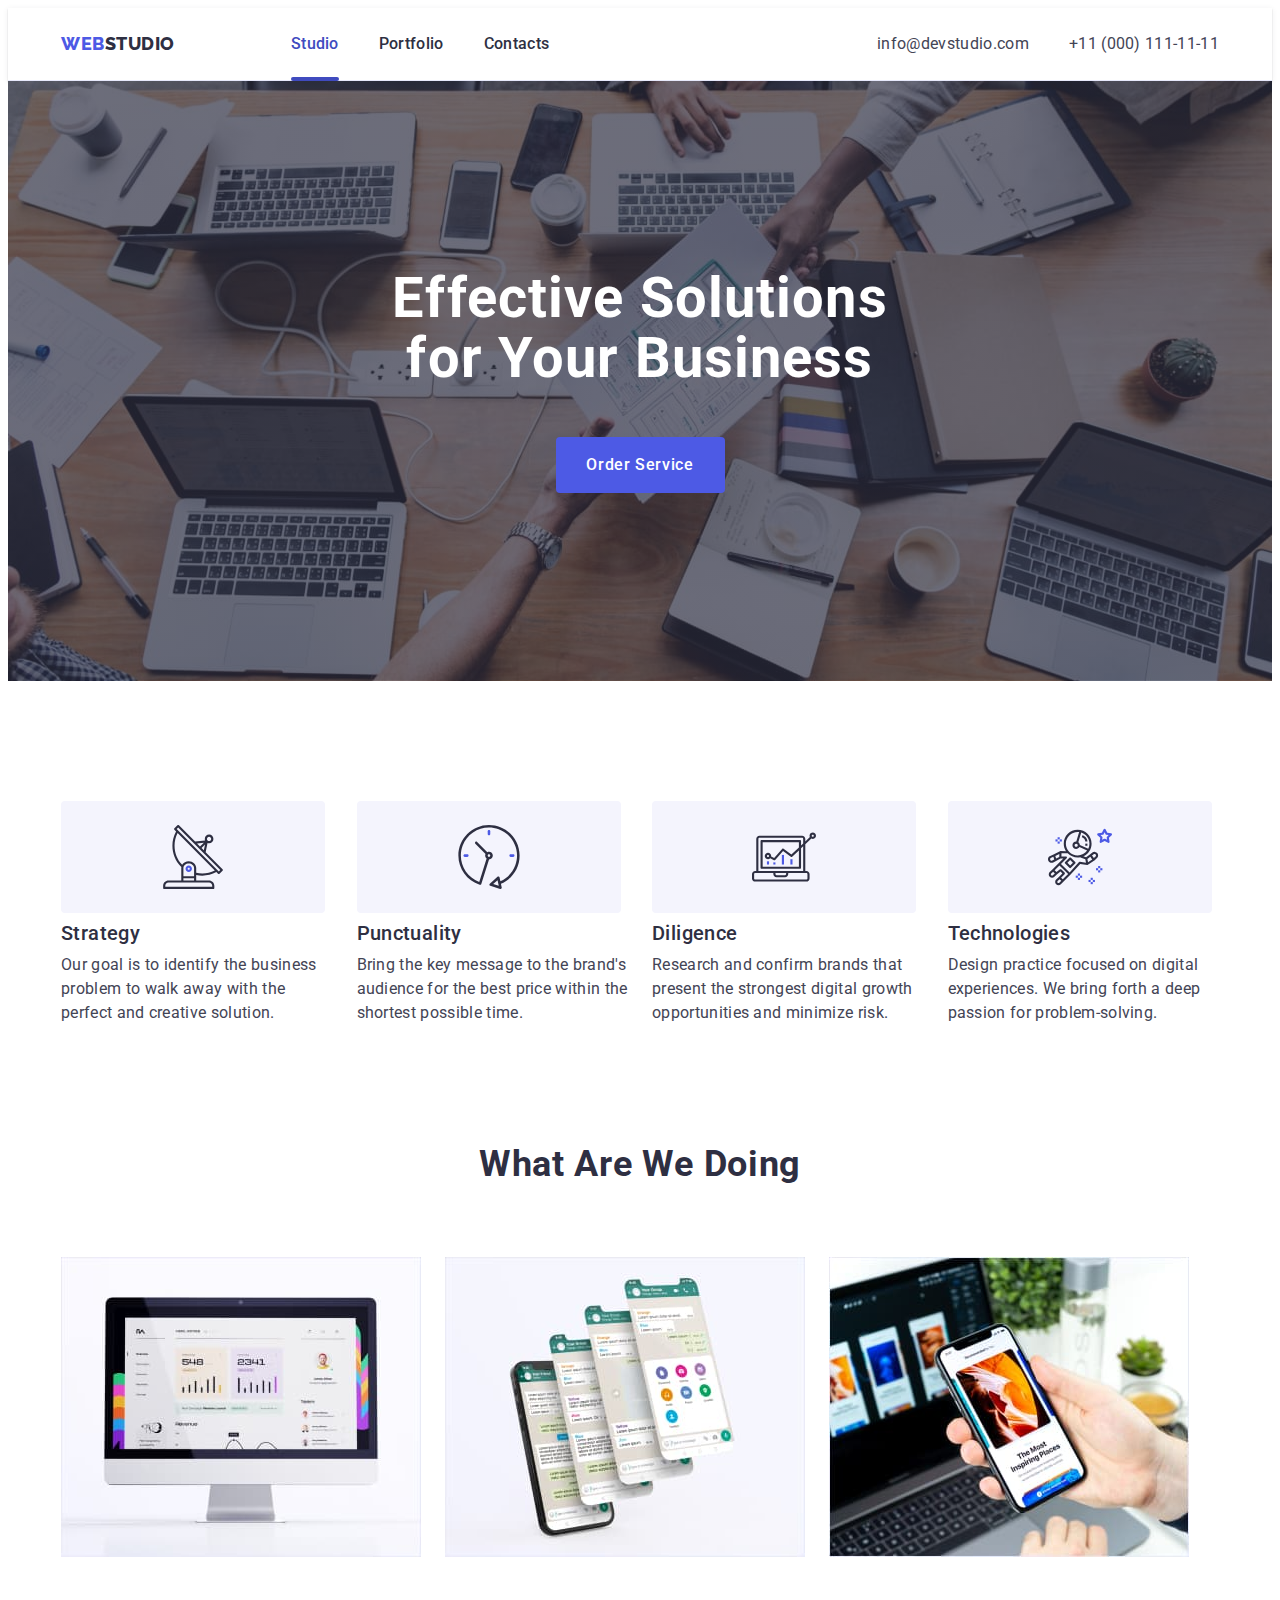
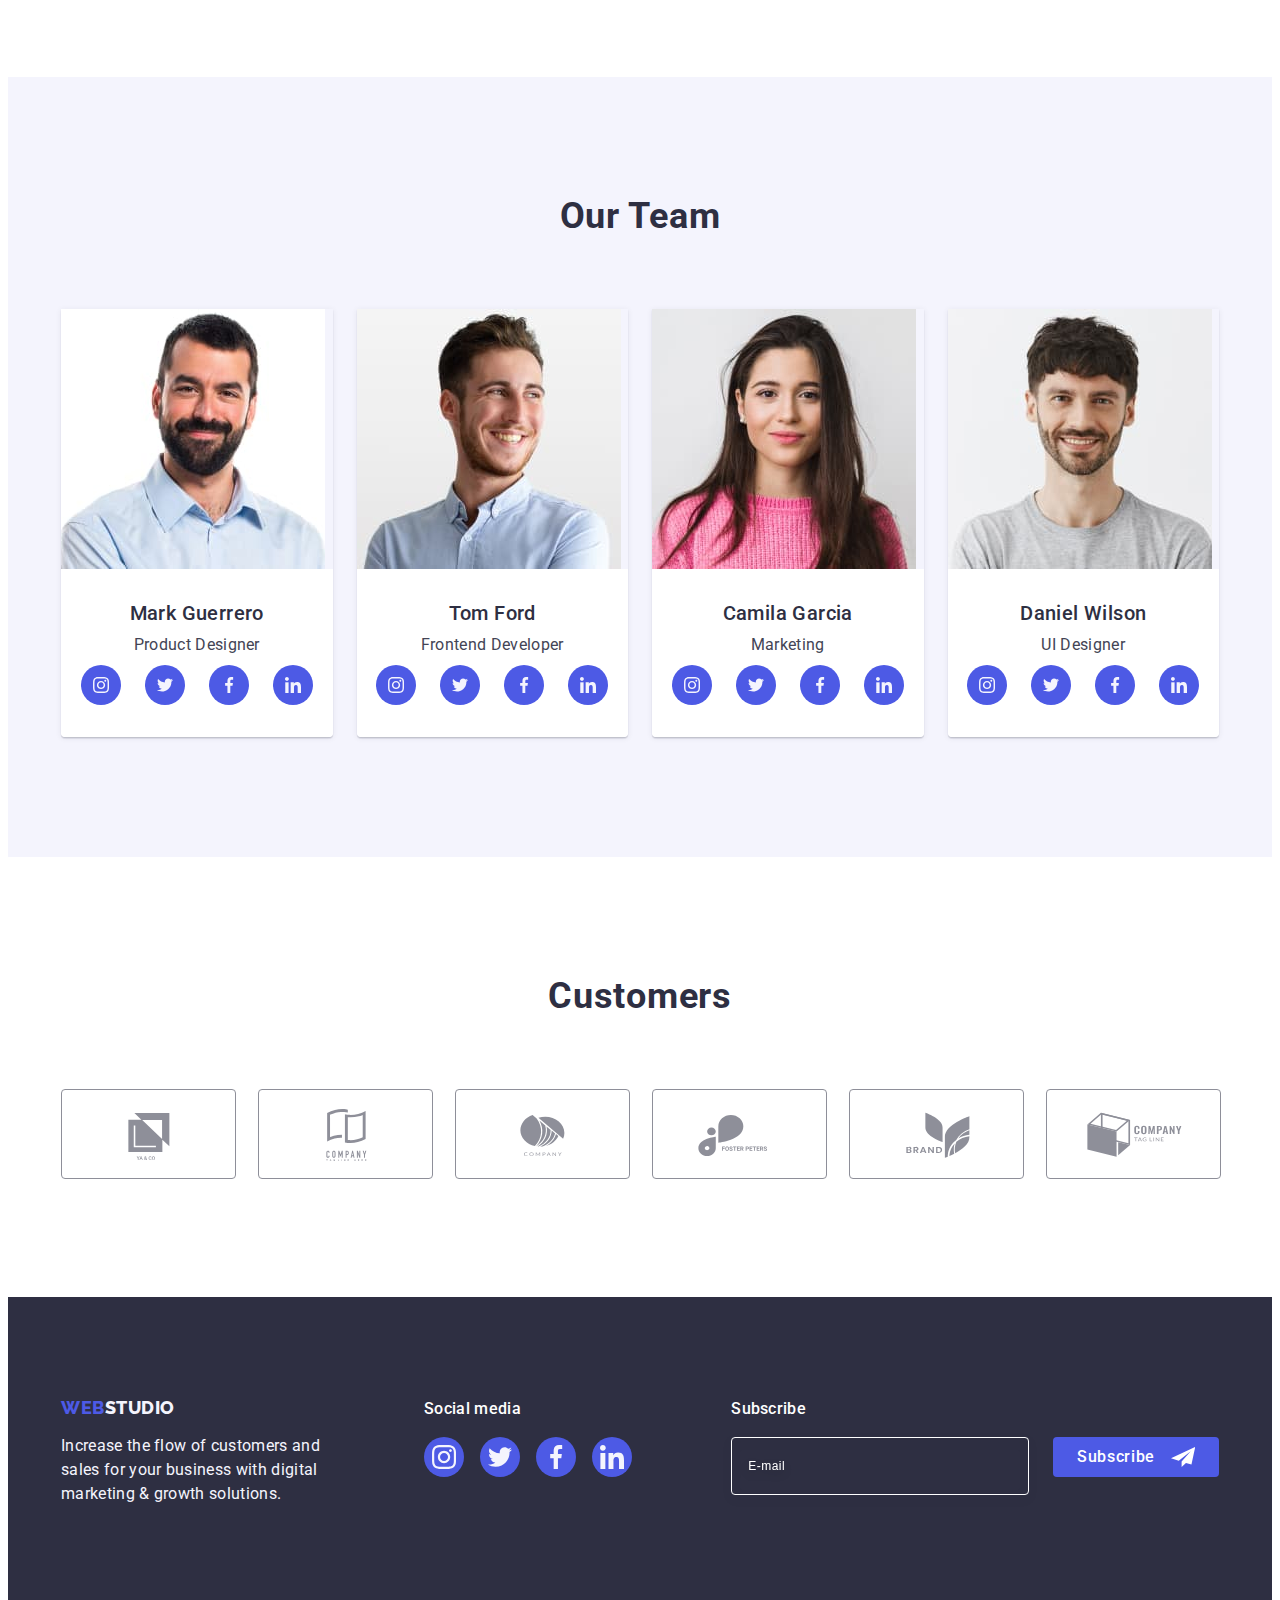
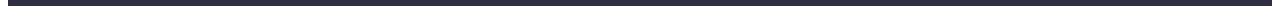
<file: index.html>
<!DOCTYPE html>
<html lang="en">
<head>
    <meta charset="UTF-8">
    <meta http-equiv="X-UA-Compatible" content="IE=edge">
    <meta name="viewport" content="width=device-width, initial-scale=1.0">
    <title>WebStudio</title>
    <link rel="preconnect" href="https://fonts.googleapis.com">
    <link rel="preconnect" href="https://fonts.gstatic.com" crossorigin>
    <link href="https://fonts.googleapis.com/css2?family=Raleway:wght@800&family=Roboto:wght@400;500;700;900&display=swap" rel="stylesheet">
    <link rel="stylesheet" href="https://cdnjs.cloudflare.com/ajax/libs/modern-normalize/2.0.0/modern-normalize.min.css" integrity="sha512-4xo8blKMVCiXpTaLzQSLSw3KFOVPWhm/TRtuPVc4WG6kUgjH6J03IBuG7JZPkcWMxJ5huwaBpOpnwYElP/m6wg==" crossorigin="anonymous" referrerpolicy="no-referrer" />
    <link rel="stylesheet" href="css/styles.css">
</head>
<body>
    <header class="header">
        <div class="container header-container">
        <nav class="nav">
            <a href="./index.html" class="logo link">Web<span class="logo-style">Studio</span></a>
            <ul class="main-nav-list list">
                <li><a href="./index.html" class="nav-link link current-page">Studio</a></li>
                <li><a href="./portfolio.html"  class="nav-link link">Portfolio</a></li>
                <li><a href=""  class="nav-link link">Contacts</a></li>
            </ul>
        </nav>
        <address class="address">
            <ul class="address-list list">
                <li><a href="mailto:info@devstudio.com"  class="address-link link">info@devstudio.com</a></li>
                <li><a href="tel:+110001111111"  class="address-link link">+11 (000) 111-11-11</a></li>
            </ul>
        </address>
    </div>
    </header>
    <main>
        <section class="hero">
            <div class="container hero-container">
            <h1 class="hero-title">Effective Solutions for Your Business</h1>
            <button type="button" class="hero-btn" data-modal-open>Order Service</button>
        </div>
        </section>
    
        <section class="preferences">
            <div class="container">
            <h2 class="visually-hidden">Our preferences</h2>
            <ul class="preferences-list list">
                <li class="preferences-item">
                    <div class="preferences-icon-box">
                        <svg class="preferences-icon" width="64" height="64">
                            <use href="./images/icons.svg#icon-antenna"></use>
                        </svg>
                    </div>
                    <h3 class="preferences-title">Strategy</h3>
                    <p class="preferences-text">Our goal is to identify the business
                        problem to walk away with the perfect and creative solution. </p>
                </li>
                <li class="preferences-item">
                    <div class="preferences-icon-box">
                        <svg class="preferences-icon" width="64" height="64" >
                            <use href="./images/icons.svg#icon-clock"></use>
                        </svg>
                    </div>
                    <h3 class="preferences-title">Punctuality</h3>
                    <p class="preferences-text">Bring the key message to the brand's audience for the best price within the shortest possible time.</p>
                </li>
                <li class="preferences-item">
                    <div class="preferences-icon-box">
                        <svg class="preferences-icon" width="64" height="64">
                            <use href="./images/icons.svg#icon-diagram"></use>
                        </svg>
                    </div>
                    <h3 class="preferences-title">Diligence</h3>
                    <p class="preferences-text">Research and confirm brands that present the strongest digital growth opportunities and minimize risk.</p>
                </li>
                <li class="preferences-item">
                    <div class="preferences-icon-box">
                        <svg class="preferences-icon" width="64" height="64">
                            <use href="./images/icons.svg#icon-astronaut"></use>
                        </svg>
                    </div>
                    <h3 class="preferences-title">Technologies</h3>
                    <p class="preferences-text">Design practice focused on digital experiences. We bring forth a deep passion for problem-solving.</p>
                </li>
            </ul>
        </div>
        </section>
        <section class="projects-intro">
            <div class="container">
            <h2 class="projects-intro-title">What are we doing</h2>
            <ul class="projects-intro-list list">
                <li class="projects-intro-item"><img src="./images/rectangle.jpg" alt="computer" width="360" 
                    height="300"></li>
                <li class="projects-intro-item"><img src="./images/app.jpg" alt="application" width="360" 
                    height="300"></li>
                <li class="projects-intro-item"><img src="./images/mobile.jpg" alt="phone" width="360" 
                    height="300"></li>
            </ul>
            </div>
        </section>
        <section class="team">
            <div class="container">
            <h2 class="team-title">Our Team</h2>

          <ul class="team-list list">
            <li class="team-item">
                <img src="./images/img-3.jpg" alt="Mark" width="264" height="260">
                <div class="team-container">
                <h3 class="team-item-title">Mark Guerrero</h3>
                <p class="team-text">Product Designer</p>
                    <ul class="team-soc-list list">
                        <li class="team-soc-item">
                            <a href="" class="team-soc-link link" target="_blank"
                            rel="noopener noreferrer">
                        <svg class="team-soc-icon" width="16" height="16"><use href="./images/icons.svg#icon-instagram"></use></svg>
                        </a>
                    </li>
                        <li class="team-soc-item">
                            <a href="" class="team-soc-link link" target="_blank"
                            rel="noopener noreferrer">
                        <svg class="team-soc-icon" width="16" height="16">
                            <use href="./images/icons.svg#icon-twitter"></use></svg>
                        </a>
                    </li>
                        <li class="team-soc-item"><a href="" class="team-soc-link link" target="_blank"
                            rel="noopener noreferrer">
                            <svg class="team-soc-icon" width="16" height="16">
                                <use href="./images/icons.svg#icon-facebook"></use></svg>
                        </a></li>
                        <li class="team-soc-item"><a href="" class="team-soc-link link" target="_blank"
                            rel="noopener noreferrer">
                            <svg class="team-soc-icon" width="16" height="16">
                                <use href="./images/icons.svg#icon-linkedin"></use></svg>
                        </a></li>
                    </ul>
                
            </div>
            </li>
            <li class="team-item">
                <img src="./images/img-2.jpg" alt="Tom" width="264" height="260">
                <div class="team-container">
                <h3 class="team-item-title">Tom Ford</h3>
                <p class="team-text">Frontend Developer</p>
                <ul class="team-soc-list list">
                    <li class="team-soc-item">
                        <a href="" class="team-soc-link link" target="_blank"
                        rel="noopener noreferrer">
                    <svg class="team-soc-icon" width="16" height="16"><use href="./images/icons.svg#icon-instagram"></use></svg>
                    </a>
                </li>
                    <li class="team-soc-item">
                        <a href="" class="team-soc-link link" target="_blank"
                        rel="noopener noreferrer">
                    <svg class="team-soc-icon" width="16" height="16">
                        <use href="./images/icons.svg#icon-twitter"></use></svg>
                    </a>
                </li>
                    <li class="team-soc-item"><a href="" class="team-soc-link link" target="_blank"
                        rel="noopener noreferrer">
                        <svg class="team-soc-icon" width="16" height="16">
                            <use href="./images/icons.svg#icon-facebook"></use></svg>
                    </a></li>
                    <li class="team-soc-item"><a href="" class="team-soc-link link" target="_blank"
                        rel="noopener noreferrer nofollow">
                        <svg class="team-soc-icon" width="16" height="16">
                            <use href="./images/icons.svg#icon-linkedin"></use></svg>
                    </a></li>
                </ul>
            </div>
            </li>
            <li class="team-item">
                <img src="./images/img-1.jpg" alt="Camila" width="264" height="260">
                <div class="team-container">
                <h3 class="team-item-title">Camila Garcia</h3>
                <p class="team-text">Marketing</p>
                <ul class="team-soc-list list">
                    <li class="team-soc-item">
                        <a href="" class="team-soc-link link" target="_blank"
                        rel="noopener noreferrer">
                    <svg class="team-soc-icon" width="16" height="16">
                        <use href="./images/icons.svg#icon-instagram"></use></svg>
                    </a>
                </li>
                    <li class="team-soc-item">
                        <a href="" class="team-soc-link link" target="_blank"
                        rel="noopener noreferrer">
                    <svg class="team-soc-icon" width="16" height="16">
                        <use href="./images/icons.svg#icon-twitter"></use></svg>
                    </a>
                </li>
                    <li class="team-soc-item"><a href="" class="team-soc-link link" target="_blank"
                        rel="noopener noreferrer">
                        <svg class="team-soc-icon" width="16" height="16">
                            <use href="./images/icons.svg#icon-facebook"></use></svg>
                    </a></li>
                    <li class="team-soc-item"><a href="" class="team-soc-link link" target="_blank"
                        rel="noopener noreferrer">
                        <svg class="team-soc-icon" width="16" height="16">
                            <use href="./images/icons.svg#icon-linkedin"></use></svg>
                    </a></li>
                </ul>
            </div>
            </li>
            <li class="team-item">
                <img src="./images/img.jpg" alt="Daniel" width="264" height="260">
                <div class="team-container">
                <h3 class="team-item-title">Daniel Wilson</h3>
                <p class="team-text">UI Designer</p>
                <ul class="team-soc-list list">
                    <li class="team-soc-item">
                        <a href="" class="team-soc-link link" target="_blank"
                        rel="noopener noreferrer">
                    <svg class="team-soc-icon" width="16" height="16"><use href="./images/icons.svg#icon-instagram"></use></svg>
                    </a>
                </li>
                    <li class="team-soc-item">
                        <a href="" class="team-soc-link link" target="_blank"
                        rel="noopener noreferrer"> 
                    <svg class="team-soc-icon" width="16" height="16">
                        <use href="./images/icons.svg#icon-twitter"></use></svg>
                    </a>
                </li>
                    <li class="team-soc-item">
                        <a href="" class="team-soc-link link" target="_blank" rel="noopener noreferrer">
                        <svg class="team-soc-icon" width="16" height="16">
                            <use href="./images/icons.svg#icon-facebook"></use>
                        </svg>
                    </a>
                </li>
                    <li class="team-soc-item"><a href="" class="team-soc-link link" target="_blank" rel="noopener noreferrer">
                        <svg class="team-soc-icon" width="16" height="16">
                            <use href="./images/icons.svg#icon-linkedin"></use>
                        </svg>
                    </a>
                </li>
                </ul>
            </div>
            </li>
          </ul>
          </div>
        </section>
       <section class="customers">
        <div class="customers-container container">
            <h2 class="customers-title">Customers</h2>
            <ul class="customers-list list">
                <li class="customers-item">
                    <a href="" class="customers-link link">
                    <svg class="customers-icon"  width="104" height="56">
                        <use href="./images/icons.svg#icon-logo1"></use>
                    </svg>
                </a>
                </li>
                <li class="customers-item">
                    <a href="" class="customers-link link">
                        <svg class="customers-icon"  width="104" height="56">
                            <use href="./images/icons.svg#icon-logo2"></use>
                        </svg>
                    </a>
                </li>
                <li class="customers-item">
                    <a href="" class="customers-link link">
                        <svg class="customers-icon"  width="104" height="56">
                            <use href="./images/icons.svg#icon-logo3"></use>
                        </svg>
                    </a>
                </li>
                <li class="customers-item">
                    <a href="" class="customers-link link">
                        <svg class="customers-icon"  width="104" height="56">
                            <use href="./images/icons.svg#icon-logo4"></use>
                        </svg>
                    </a>
                </li>
                <li class="customers-item">
                    <a href="" class="customers-link link">
                        <svg class="customers-icon" width="104" height="56">
                            <use href="./images/icons.svg#icon-logo5"></use>
                        </svg>
                    </a>
                </li>
                <li class="customers-item">
                    <a href="" class="customers-link link">
                        <svg class="customers-icon" width="104" height="56">
                            <use href="./images/icons.svg#icon-logo6"></use>
                        </svg>
                    </a>
                </li>
            </ul>
        </div>
       </section>
    </main>
    <footer class="footer">
        <div class="container footer-container">
            <div class="footer-logo-paragraph">
            <a href="./index.html" class="footer-link link">Web<span class="logo-style-bottom">Studio</span></a>
            <p class="footer-text">Increase the flow of customers and sales for your business with digital marketing & growth solutions.</p>
        </div>
        <div class="footer-soc-wrap">
            <p class="footer-soc-text">Social media</p>
            <ul class="footer-soc-list list">
                
                
                <li class="footer-soc-item">
                    <a href="" class="footer-soc-link link" target="_blank"
                    rel="noopener noreferrer nofollow">
                <svg class="footer-soc-icon" width="24" height="24" ><use href="./images/icons.svg#icon-instagram"></use></svg>
                </a>
            </li>
                <li class="footer-soc-item">
                    <a href="" class="footer-soc-link link" target="_blank"
                    rel="noopener noreferrer nofollow">
                <svg class="footer-soc-icon" width="24" height="24">
                    <use href="./images/icons.svg#icon-twitter"></use></svg>
                </a>
            </li>
                <li class="footer-soc-item"><a href="" class="footer-soc-link link" target="_blank"
                    rel="noopener noreferrer nofollow">
                    <svg class="footer-soc-icon" width="24" height="24">
                        <use href="./images/icons.svg#icon-facebook"></use></svg>
                </a></li>
                <li class="footer-soc-item"><a href="" class="footer-soc-link link" target="_blank"
                    rel="noopener noreferrer nofollow">
                    <svg class="footer-soc-icon" width="24" height="24">
                        <use href="./images/icons.svg#icon-linkedin"></use></svg>
                </a></li>
            
            </ul> 
        </div>
        <div class="subscribe-container">
            <p class="form-text">Subscribe</p>
            <form class="subscribe-form">
              <label class="subscribe-label">
                <input
                  class="subscribe-input"
                  type="email"
                  name="user-email"
                  placeholder="E-mail"
                />
              </label>
              <button class="subscribe-btn" type="submit">
                Subscribe
                <svg class="subscribe-icon" width="24" height="24">
                  <use href="./images/icons.svg#icon-send"></use>
                </svg>
              </button>
            </form>
          </div>
        </div>
    </footer>
    
    <div class="backdrop is-hidden" data-modal>
        <div class="modal-window">
            <button type="button" class="modal-close" data-modal-close>
                <svg class="modal-close-icon" width="8" height="8">
                    <use href="./images/icons.svg#icon-close-black"></use>
                </svg>
            </button>
    
    <p class="modal-title">Leave your contacts and we will call you back</p>
    <form name="contact-form">

            <div class="form-field">
                <label class="user-info" for="user-name">Name</label>
                <div class="form-input">
                    <input type="text" name="user-name" id="user-name" class="input-field">
                    <svg class="user-form-icon" width="18" height="24">
                        <use href="./images/icons.svg#icon-person"></use>
                    </svg>
                </div>
            </div>
            
            
                <div class="form-field">
                    <label class="user-info" for="user-tel">Phone</label>
                    <div class="form-input">
                        <input type="tel" name="user-tel" id="user-tel" class="input-field">
                        <svg class="user-form-icon" width="18" height="24">
                            <use href="./images/icons.svg#icon-phone"></use>
                        </svg>
                    </div>
                </div>

                
                    <div class="form-field">
                        <label class="user-info" for="user-email">Email</label>
                        <div class="form-input">
                            <input type="email" name="user-email" id="user-email" class="input-field">
                            <svg class="user-form-icon" width="18" height="24">
                                <use href="./images/icons.svg#icon-email"></use>
                            </svg>
                        </div>
                    </div>
             
            <div class="form-comment">
                <label class="user-info" for="user-comment">Comment</label>
                <textarea name="user-comment" id="user-comment" class="input-field comment-field" placeholder="Text input"></textarea>
        
            </div>
            
            <div class="privacy-policy">
                <input
                  class="checkbox-input visually-hidden"
                  id="user-privacy"
                  type="checkbox"
                  name="user-privacy"
                  value="true"
                  required
                />
                <label class="checkbox-label" for="user-privacy">
                  <span class="cover-checkbox">
                    <svg class="checkbox-icon" width="10" height="8">
                      <use href="./images/icons.svg#icon-checkbox"></use>
                    </svg>
                  </span>
    
                  I accept the terms and conditions of the
                  <a class="check-link" href="#">Privacy Policy</a>
                </label>
              </div>

            <button type="submit" class="modal-btn">Send</button>
       
      
    </form>
    </div>
    </div>
    <script src="./js/modal.js"></script>
</body>
</html>
</file>
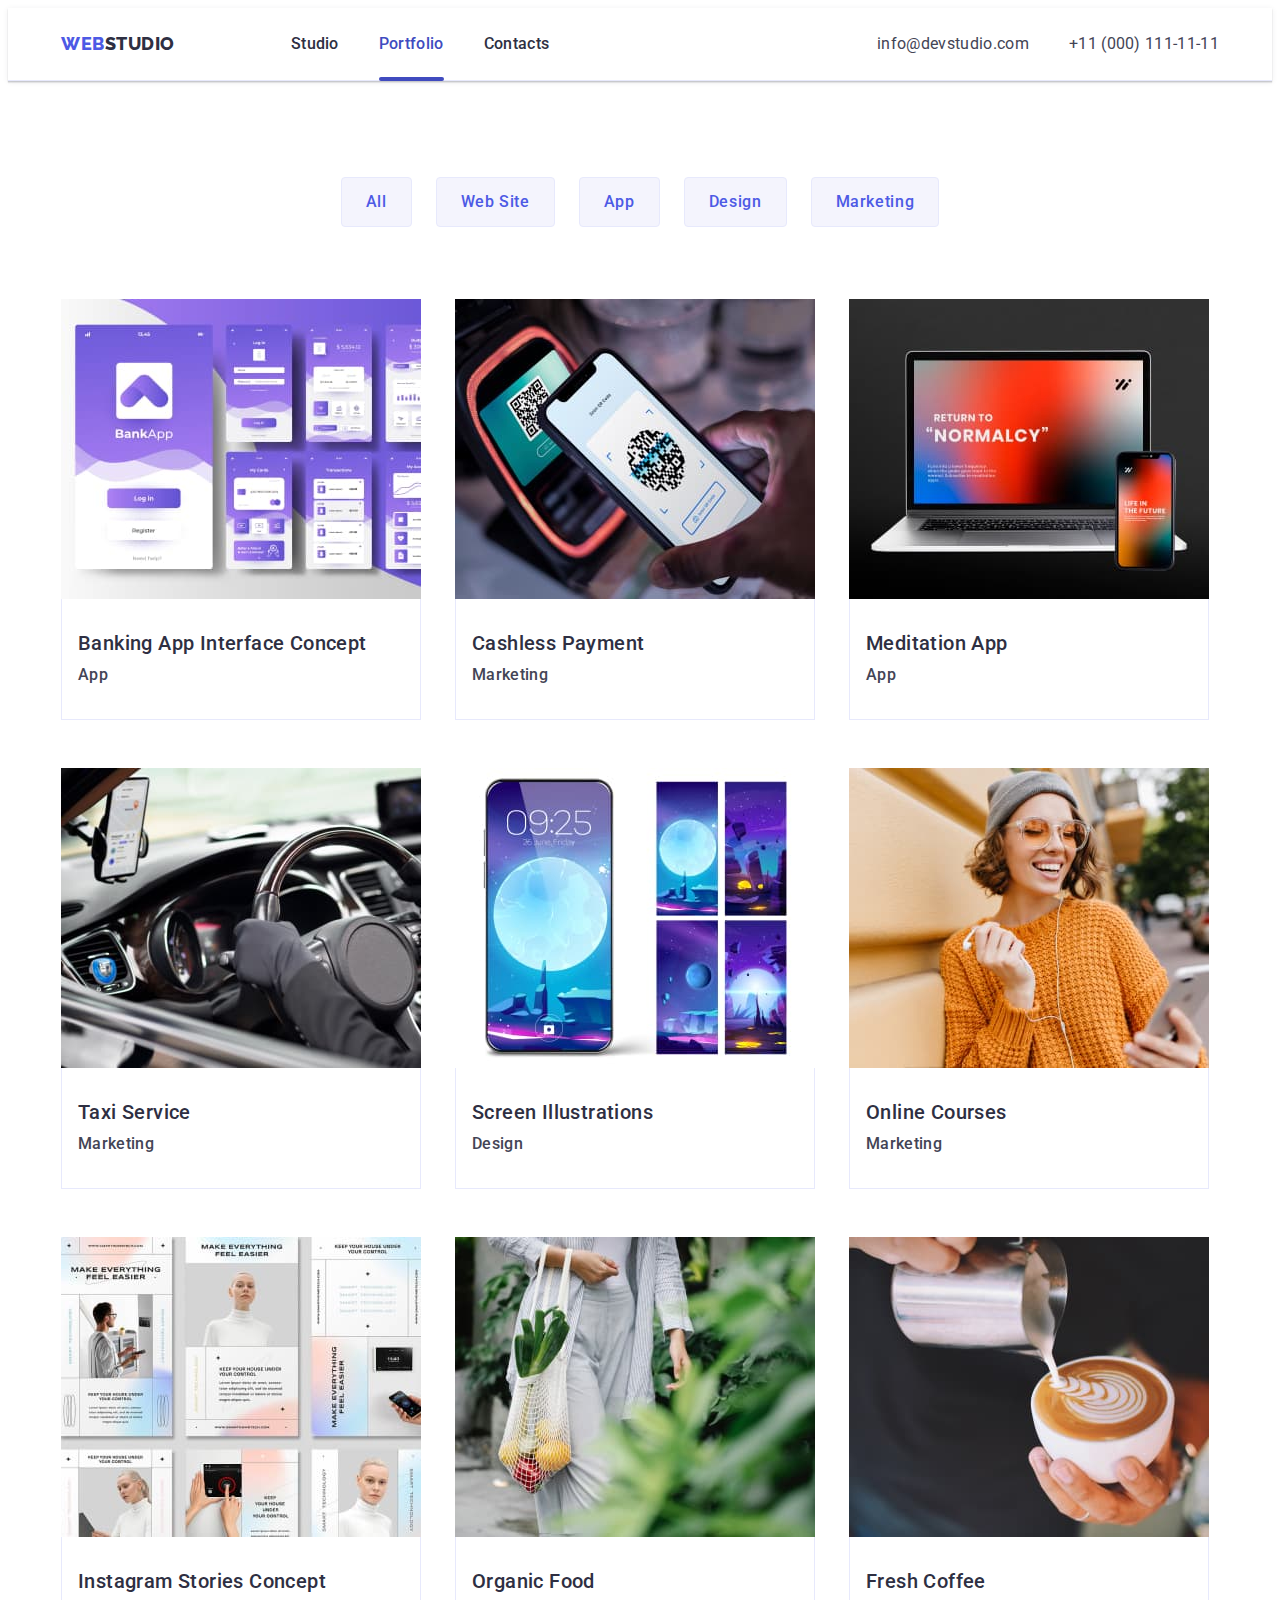
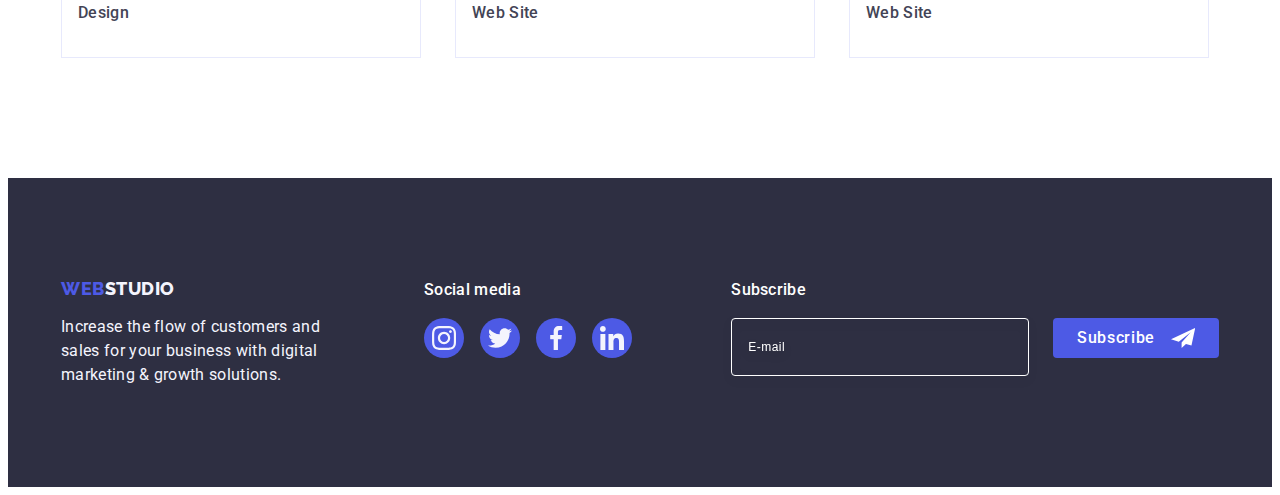
<file: portfolio.html>
<!DOCTYPE html>
<html lang="en">
<head>
    <meta charset="UTF-8">
    <meta http-equiv="X-UA-Compatible" content="IE=edge">
    <meta name="viewport" content="width=device-width, initial-scale=1.0">
    <title>Portfolio</title>
    <link rel="preconnect" href="https://fonts.googleapis.com">
    <link rel="preconnect" href="https://fonts.gstatic.com" crossorigin>
    <link href="https://fonts.googleapis.com/css2?family=Raleway:wght@800&family=Roboto:wght@400;500;700;900&display=swap" rel="stylesheet">
    <link rel="stylesheet" href="https://cdnjs.cloudflare.com/ajax/libs/modern-normalize/2.0.0/modern-normalize.min.css" integrity="sha512-4xo8blKMVCiXpTaLzQSLSw3KFOVPWhm/TRtuPVc4WG6kUgjH6J03IBuG7JZPkcWMxJ5huwaBpOpnwYElP/m6wg==" crossorigin="anonymous" referrerpolicy="no-referrer" />
    <link rel="stylesheet" href="css/styles.css">
</head>
<body>
    <header class="header">
        <div class="container header-container">
        <nav class="nav">
            <a href="./index.html" class="logo link">Web<span class="logo-style">Studio</span></a>
            <ul class="main-nav-list list">
                <li><a href="./index.html" class="nav-link link">Studio</a></li>
                <li><a href="./portfolio.html"  class="nav-link link current-page">Portfolio</a></li>
                <li><a href=""  class="nav-link link">Contacts</a></li>
            </ul>
        </nav>
        <address class="address">
            <ul class="address-list list">
                <li><a href="mailto:info@devstudio.com"  class="address-link link">info@devstudio.com</a></li>
                <li><a href="tel:+110001111111"  class="address-link link">+11 (000) 111-11-11</a></li>
            </ul>
        </address>
    </div>
    </header>
    <main>
        <section class="portfolio-cards">
            <div class="container portfolio-container">
            <h1 hidden>Our Portfolio</h1>

            <ul class="nav-btn-list list">
                <li><button class="nav-btn" type="button">All</button></li>
                <li><button class="nav-btn" type="button">Web Site</button></li>
                <li><button class="nav-btn" type="button">App</button></li>
                <li><button class="nav-btn" type="button">Design</button></li>
                <li><button class="nav-btn" type="button">Marketing</button></li>
            </ul>
        
            <ul class="portfolio-cards-list list">
                <li class="portfolio-cards-item">
                    <a href="" class="portfolio-link link">
                        <div class="portfolio-wrap">
                        <img src="./images/bank.jpg" alt="Banking app" width="360" height="300">
                        <p class="portfolio-overlay-text">14 Stylish and User-Friendly App Design Concepts · Task Manager App · Calorie Tracker App · Exotic Fruit Ecommerce App · Cloud Storage App</p>
                    </div>
                        <div class="portfolio-card-container">
                            
                            <h2 class="portfolio-cards-title">Banking App Interface Concept</h2>
                            <p class="portfolio-cards-text">App</p>
                        
                    </div>
                    </a> 
                </li>

                <li class="portfolio-cards-item" >
                    <a href="" class="portfolio-link link">
                        <div class="portfolio-wrap">
                        <img src="./images/cashless.jpg" alt="QR scanning" width="360" height="300">
                        <p class="portfolio-overlay-text">14 Stylish and User-Friendly App Design Concepts · Task Manager App · Calorie Tracker App · Exotic Fruit Ecommerce App · Cloud Storage App</p>
                    </div>
                        <div class="portfolio-card-container">
                    <h2 class="portfolio-cards-title">Cashless Payment</h2>
                    <p class="portfolio-cards-text">Marketing</p>
                
            </div>
                </a>
                </li>

                <li class="portfolio-cards-item" >
                    <a href="" class="portfolio-link link">
                        <div class="portfolio-wrap">
                        <img src="./images/meditation.jpg" alt="Meditation app" width="360" height="300">
                        <p class="portfolio-overlay-text">14 Stylish and User-Friendly App Design Concepts · Task Manager App · Calorie Tracker App · Exotic Fruit Ecommerce App · Cloud Storage App</p>
                    </div>
                        <div class="portfolio-card-container">
                    <h2 class="portfolio-cards-title">Meditation App</h2>
                    <p class="portfolio-cards-text">App</p>
                </div>
                </a>
                       </li>

                <li class="portfolio-cards-item" >
                    <a href="" class="portfolio-link link">
                        <div class="portfolio-wrap">
                        <img src="./images/taxi.jpg" alt="Taxi driver" width="360" height="300">
                        <p class="portfolio-overlay-text">14 Stylish and User-Friendly App Design Concepts · Task Manager App · Calorie Tracker App · Exotic Fruit Ecommerce App · Cloud Storage App</p>
                    </div>
                        <div class="portfolio-card-container">
                    <h2 class="portfolio-cards-title">Taxi Service</h2>
                    <p class="portfolio-cards-text">Marketing</p>
                </div>
                </a>
                </li>

                <li class="portfolio-cards-item" >
                    <a href="" class="portfolio-link link">
                        <div class="portfolio-wrap">
                        <img src="./images/illustrations.jpg" alt="Screen phone" width="360" height="300">
                        <p class="portfolio-overlay-text">14 Stylish and User-Friendly App Design Concepts · Task Manager App · Calorie Tracker App · Exotic Fruit Ecommerce App · Cloud Storage App</p>
                    </div>
                        <div class="portfolio-card-container">
                    <h2 class="portfolio-cards-title">Screen Illustrations</h2>
                    <p class="portfolio-cards-text">Design</p>
                </div>
                </a>
                          </li>

                <li class="portfolio-cards-item" >
                    <a href="" class="portfolio-link link">
                        <div class="portfolio-wrap">
                        <img src="./images/courses.jpg" alt="Lady comunicate online" width="360" height="300">
                        <p class="portfolio-overlay-text">14 Stylish and User-Friendly App Design Concepts · Task Manager App · Calorie Tracker App · Exotic Fruit Ecommerce App · Cloud Storage App</p>
                    </div>
                        <div class="portfolio-card-container">
                    <h2 class="portfolio-cards-title">Online Courses</h2>
                    <p class="portfolio-cards-text">Marketing</p>
                </div>
                </a>
                </li>

                <li class="portfolio-cards-item" >
                    <a href="" class="portfolio-link link">
                        <div class="portfolio-wrap">
                        <img src="./images/stories.jpg" alt="Stories templates" width="360" height="300">
                        <p class="portfolio-overlay-text">14 Stylish and User-Friendly App Design Concepts · Task Manager App · Calorie Tracker App · Exotic Fruit Ecommerce App · Cloud Storage App</p>
                    </div>
                        <div class="portfolio-card-container">
                    <h2 class="portfolio-cards-title">Instagram Stories Concept</h2>
                    <p class="portfolio-cards-text">Design</p>
                </div>
                </a>
                          </li>

                <li class="portfolio-cards-item">
                    <a href="" class="portfolio-link link">
                        <div class="portfolio-wrap">
                        <img src="./images/organic-food.jpg" alt="Lady carry shopping bag" width="360" height="300">
                        <p class="portfolio-overlay-text">14 Stylish and User-Friendly App Design Concepts · Task Manager App · Calorie Tracker App · Exotic Fruit Ecommerce App · Cloud Storage App</p>
                    </div>
                        <div class="portfolio-card-container">
                    <h2 class="portfolio-cards-title">Organic Food</h2>
                    <p class="portfolio-cards-text">Web Site</p>
                </div>
                </a>
                            </li>

                <li class="portfolio-cards-item" >
                    <a href="" class="portfolio-link link">
                        <div class="portfolio-wrap">
                        <img src="./images/coffee.jpg" alt="Barista on duty" width="360" height="300">
                        <p class="portfolio-overlay-text">14 Stylish and User-Friendly App Design Concepts · Task Manager App · Calorie Tracker App · Exotic Fruit Ecommerce App · Cloud Storage App</p>
                    </div>
                        <div class="portfolio-card-container">
                    <h2 class="portfolio-cards-title">Fresh Coffee</h2>
                    <p class="portfolio-cards-text">Web Site</p>
                </div>
                </a>
                            </li>

            </ul>
        </div>
        </section>
    </main>
    <footer class="footer">
        <div class="container footer-container">
            <div class="footer-logo-paragraph">
            <a href="./index.html" class="footer-link link">Web<span class="logo-style-bottom">Studio</span></a>
            <p class="footer-text">Increase the flow of customers and sales for your business with digital marketing & growth solutions.</p>
        </div>
        <div class="footer-soc-wrap">
            <p class="footer-soc-text">Social media</p>
            <ul class="footer-soc-list list">
                
                
                <li class="footer-soc-item">
                    <a href="" class="footer-soc-link link" target="_blank"
                    rel="noopener noreferrer nofollow">
                <svg class="footer-soc-icon" width="24" height="24" ><use href="./images/icons.svg#icon-instagram"></use></svg>
                </a>
            </li>
                <li class="footer-soc-item">
                    <a href="" class="footer-soc-link link" target="_blank"
                    rel="noopener noreferrer nofollow">
                <svg class="footer-soc-icon" width="24" height="24">
                    <use href="./images/icons.svg#icon-twitter"></use></svg>
                </a>
            </li>
                <li class="footer-soc-item"><a href="" class="footer-soc-link link" target="_blank"
                    rel="noopener noreferrer nofollow">
                    <svg class="footer-soc-icon" width="24" height="24">
                        <use href="./images/icons.svg#icon-facebook"></use></svg>
                </a></li>
                <li class="footer-soc-item"><a href="" class="footer-soc-link link" target="_blank"
                    rel="noopener noreferrer nofollow">
                    <svg class="footer-soc-icon" width="24" height="24">
                        <use href="./images/icons.svg#icon-linkedin"></use></svg>
                </a></li>
            
            </ul> 
        </div>
        <div class="subscribe-container">
            <p class="form-text">Subscribe</p>
            <form class="subscribe-form">
              <label class="subscribe-label">
                <input
                  class="subscribe-input"
                  type="email"
                  name="user-email"
                  placeholder="E-mail"
                />
              </label>
              <button class="subscribe-btn" type="submit">
                Subscribe
                <svg class="subscribe-icon" width="24" height="24">
                  <use href="./images/icons.svg#icon-send"></use>
                </svg>
              </button>
            </form>
          </div>
        </div>
    </footer>
</body>
</html>
</file>
<file: css/styles.css>
:root {
    --color-primary: #2E2F42;
    --color-secondary: #434455;
    --color-background: #4D5AE5;
    --color-nav-btn: #F4F4FD;
    --color-footer-logo: #ffffff;
    --color-footer-text: #F4F4FD;
    --color-btn-border-portfolio: #e7e9fc;
    --color-customers-icon: #8e8f99;
}

body{
font-family: 'Roboto', sans-serif;
color: #434455;
background-color: #ffffff;
}

p,
h1,
h2,
h3,
h4,
h5,
h6{
    margin: 0;
}

ul,
ol{
    margin: 0;
    padding: 0;
}

img{
    display: block;
}

.container{
    width: 1158px;
    padding-left: 15px;
    padding-right: 15px;
    margin: 0 auto;
    
}


/* Header */
.header{
    /* padding-top: 24px;
    padding-bottom: 24px; */
    border-bottom: 1px solid #e7e9fc;
    box-shadow:  0px 2px 1px rgba(46, 47, 66, 0.08), 0px 1px 1px rgba(46, 47, 66, 0.16), 0px 1px 6px rgba(46, 47, 66, 0.08);;
}

.header-container{
    display: flex;
    align-items: center;
    gap: 40px;
    
}
.nav{
    display: flex;
    align-items: center;
    gap: 40px;
}

.logo{
    font-family: 'Raleway', sans-serif;
    font-weight: 800;
    font-size: 18px;
    line-height: 1.17;
    color: var(--color-primary);
    text-decoration: none;
    letter-spacing: 0.03em;
    text-transform: uppercase;
    color: var(--color-background);
    margin-right: 76px;
    
    }

.logo-style {
        color: var(--color-primary);
    }

.link{
        text-decoration: none;
    }

.list {
        text-decoration: none;
        list-style: none;
        margin: 0;
        padding: 0;
    }

    .nav{
        display: flex;
        gap: 40px;
    }

.nav-link {
    text-decoration: none;
    list-style: none;
    font-weight: 500;
    line-height: 1.5;
    letter-spacing: 0.02em;
    color: var(--color-primary);
    display: flex;
    margin-right: 40px;
    padding: 24px 0;
    transition: color 250ms cubic-bezier(0.4, 0, 0.2, 1);
    }

    .nav-link:hover,
    .nav-link:focus{
        color: #404bbf;
    }

    .nav-link:last-child{
        margin-right: 0;
    }

    .current-page{
        font-family: 'Roboto', sans-serif;
        font-weight: 500;
        font-size: 16px;
        line-height: 1.50;
        letter-spacing: 0.02em; 
        color: #404BBF;
        position: relative;
        transition: color 250ms cubic-bezier(0.4, 0, 0.2, 1);
    }

    .current-page::after{
        content: '';
        position: absolute;
        left: 0;
        bottom: -1px;
        width: 100%;
        height: 4px;
        background: #404BBF;
        border-radius: 2px; 
        display: block;
       
    }

    .main-nav-list{
        display: flex;
        align-items: center;
        margin-right: 40px;
        gap: 40px;
        
    }

    .address-list{
        display: flex;
        gap: 40px;
    }

    .address{
        font-style: normal;
        margin-left: auto;
    }

    .address-link{
        line-height: 1.5;
        letter-spacing: 0.02em;
        color: var(--color-secondary);
        transition: color 250ms cubic-bezier(0.4, 0, 0.2, 1);
    }
    .address-link:hover,
    .address-link:focus{
        color: #404bbf;
    }



   
/* hero */

.hero{
    background-color: var(--color-primary);
    display: flex;
    padding: 188px 0;
    background-image: linear-gradient(rgba(46, 47, 66, 0.7), rgba(46, 47, 66, 0.7)), url(../images/people-office.jpg);
    max-width: 1440px;
    margin: 0 auto;
    background-repeat: no-repeat;
    background-position: center;
    background-size: cover;
    
}

.hero-title{
color: var(--color-footer-logo);
font-size: 56px;
line-height: 1.07;
text-align: center;
letter-spacing: 0.02em;
margin-bottom: 48px;
max-width: 496px;
}

.hero-btn{
font-family: inherit;
color: var(--color-footer-logo);
background-color: var(--color-background);
font-weight: 500;
font-size: 16px;
line-height: 1.5;
align-items: center;
letter-spacing: 0.04em;
min-width: 169px;
height: 56px;
border: none;
border-radius: 4px;
cursor: pointer;
transition: background-color 250ms cubic-bezier(0.4, 0, 0.2, 1); 
}

.hero-btn:hover,
.hero-btn:focus{
    background-color: #404BBF;
}

.hero-container{
    display: flex;
    flex-direction: column;
    align-items: center;
}

/* preferences */
.preferences {
    font-family: inherit;
    padding: 120px 0;
    
   
}

.visually-hidden {
    position: absolute;
    width: 1px;
    height: 1px;
    margin: -1px;
    border: 0;
    padding: 0;
    white-space: nowrap;
    clip-path: inset(100%);
    clip: rect(0 0 0 0);
    overflow: hidden;
  }

.preferences-title {
    font-weight: 500;
    font-size: 20px;
    line-height: 1.2;
    letter-spacing: 0.02em;
    color: var(--color-primary);
    margin-bottom: 8px;
    margin-top: 8px;
}

.preferences-list{
    display: flex;
    gap: 24px;
    
}

.preferences-item{
    width: calc((100% - 72px) / 4); 
}


.preferences-text {
    font-family: inherit;
    color: var(--color-secondary);
    line-height: 1.5;
    letter-spacing: 0.02em;
    /* margin-bottom: 120px; */
}

.preferences-icon-box{
    display: flex;
    align-items: center;
    justify-content: center;
    background-color: #F4F4FD;
    width: 264px;
    margin-bottom: 8px;
    border-radius: 4px;
}

.preferences-icon{
    margin: 24px 100px;
}

/* projects */
.projects-intro{
    padding-bottom: 120px; 
}

.projects-intro-title{
    font-family: inherit;
    font-size: 36px;
    line-height: 1.11;
    text-align: center;
    letter-spacing: 0.02em;
    text-transform: capitalize;
    color: var(--color-primary);
    margin-bottom: 72px;
}

.projects-intro-list{
    background-color: #FFFFFF; 
    /* margin-bottom: 120px; */
    display: flex;
    align-items: center;
    gap: 24px;
}
.projects-intro-item{
    
}

/* Team */

.team {
    background-color: var(--color-footer-text);
    padding: 120px 0;
}

.team-item{
    box-shadow: 0px 1px 6px rgba(46, 47, 66, 0.08), 0px 1px 1px rgba(46, 47, 66, 0.16), 0px 2px 1px rgba(46, 47, 66, 0.08);
}

.team-container{
    background-color: #ffffff;
    display: flex;
    padding: 32px 16px;
    flex-direction: column;
    justify-content: center;
    align-items: center;
    border-radius: 0px 0px 4px 4px;
    /* box-shadow: 0px 1px 6px rgba(46, 47, 66, 0.08), 0px 1px 1px rgba(46, 47, 66, 0.16), 0px 2px 1px rgba(46, 47, 66, 0.08); ; */
}

.team-title {
font-family: inherit;
font-size: 36px;
line-height: 1.11;
text-align: center;
letter-spacing: 0.02em;
text-transform: capitalize;
color: var(--color-primary);
margin-bottom: 72px;
}

.team-list {
    display: flex;
    align-items: center;
    gap: 24px;
    border-radius: 0px 0px 4px 4px;

}

.team-item {
    border-radius: 0px 0px 4px 4px;
    width: calc((100% - 72px) / 4);

}



.team-item-title{
font-family: inherit;
font-weight: 500;
    font-size: 20px;
    line-height: 1.2;
    letter-spacing: 0.02em;
    color: var(--color-primary);
    margin-bottom: 8px;
    text-align: center;
}

.team-text {
    font-family: inherit;
    color: var(--color-secondary);
    line-height: 1.5;
    letter-spacing: 0.02em;
    text-align: center;
    margin-bottom: 8px;
}

.team-soc-link{
    width: 100%;
    height: 100%;
    background-color: var(--color-background);
    border-radius: 50%;
    display: flex;
    justify-content: center;
    align-items: center;
    transition:  background-color 250ms cubic-bezier(0.4, 0, 0.2, 1);
}

.team-soc-link:hover,
.team-soc-link:focus{
    background-color: #404bbf;
}

.team-soc-list {
    display: flex;
    justify-content: center;
    align-items: center;
    gap: 24px;
}

.team-soc-item {
        width: 40px;
        height: 40px;
        
    }

.team-soc-icon{
    fill: var(--color-nav-btn);
}



/* customers */
.customers {
    padding-top: 120px;
    padding-bottom: 120px;
}
.customers-container {
    width: 1158px;
    padding-left: 15px;
    padding-right: 15px;
    margin: 0 auto;
   
}
.customers-title {
    font-family: 'Roboto', sans-serif;
    font-weight: 700;
    font-size: 36px;
    line-height: 1.11;
    text-align: center;
    letter-spacing: 0.02em;
    text-transform: capitalize;
    color: #2E2F42;
    margin-bottom: 72px;
}
.customers-list {
    display: flex;
    gap: 24px;
}

.customers-link{
    width: 100%;
    height: 100%;
    border: 1px solid #8e8f99;
    border-radius: 4px;
    display: flex;
    align-items: center;
    justify-content: center;
    color: var(--color-customers-icon);
    transition: border-color 250ms cubic-bezier(0.4, 0, 0.2, 1), color 250ms cubic-bezier(0.4, 0, 0.2, 1); ;
}

.customers-link:hover,
.customers-link:focus{
    color: #404bbf;
    border-color: #404bbf;
}
.customers-item {
    width: calc((100% - 120px) / 6); 
    height: 88px;
}
.customers-icon {
    /* width: 104px;
    height: 56px; */
    fill: currentColor;
}


/* footer */

.footer{
    background-color: var(--color-primary);
    padding: 100px 0;
}

.footer-container{
    background-color: #2E2F42;
    display: flex;
    align-items: baseline;
    justify-content: space-between;
    
}


.footer-link {
    font-family: 'Raleway', sans-serif;
    font-weight: 800;
    font-size: 18px;
    line-height: 1.17;
    letter-spacing: 0.03em;
    text-transform: uppercase;
    color: var(--color-background);
    text-decoration: none;
    margin-bottom: 16px;
    display: inline-block;
    width: 264px;
}

.footer-text {
    font-family: 'Roboto', sans-serif;
    font-weight: 400;
        font-size: 16px;
    line-height: 1.5;
    letter-spacing: 0.02em;
    color: var(--color-footer-text);

    display: flex;
    max-width: 264px;
    flex-wrap: wrap;
}

.logo-style-bottom{
    color: var(--color-footer-text);
}

.footer-soc-wrap{
    display: flex;
    flex-wrap: wrap;
    width: 208px;
    gap: 16px;
}
.footer-soc-list {
    display: flex;
    gap: 16px;
}

.footer-soc-text{
    font-family: 'Roboto';
    font-size: 16px;
    font-weight: 500;
    line-height: 1.5;
    letter-spacing: 0.02em;
    color: var(--color-footer-logo);
    
}
.footer-soc-item {
    width: 40px;
    height: 40px;
}

.footer-soc-link {
    width: 100%;
    height: 100%;
    background-color: var(--color-background);
    border-radius: 50%;
    justify-content: center;
    align-items: center;
    display: flex;
    transition: background-color 250ms cubic-bezier(0.4, 0, 0.2, 1);
}

.footer-soc-link:hover,
.footer-soc-link:focus{
    background-color: #31d0aa; 
}

.footer-soc-icon {
    fill: var(--color-nav-btn);
}

.footer-soc-wrap{
display: flex;
align-items: baseline;
}

.form-text{
    margin-bottom: 16px;
    font-weight: 500;
    color: var(--color-footer-logo);
    line-height: 1.5; 
    letter-spacing: 0.02em;
}



.subscribe-form {
    display: flex;
    gap: 24px;
    
  }
  
  .subscribe-input {
    padding: 8px 16px;
  
    width: 264px;
    height: 40px;
    background-color: transparent;
    border: 1px solid var(--color-footer-logo);
    border-radius: 4px;
    color: var(--color-footer-logo);
  
    font-size: 12px;
    line-height: 1.5;
    letter-spacing: 0.04em;
    filter: drop-shadow(0px 4px 4px rgba(0, 0, 0, 0.15));
  
    transition: border 250ms cubic-bezier(0.4, 0, 0.2, 1);
  }
  
  .subscribe-input:focus {
    border: 1px solid var(--color-background);
    outline: none;
  }
  
  .subscribe-input::placeholder {
    font-size: 12px;
    line-height: 2;
    letter-spacing: 0.04em;
    color: var(--color-footer-logo);
  }
  
  .subscribe-btn {
    display: flex;
    justify-content: center;
    align-items: center;
  
    min-width: 165px;
    height: 40px;
    padding: 8px 24px;
    background-color: var(--color-background);
    color: var(--color-footer-logo);
    font-family: "Roboto", sans-serif;
    font-weight: 500;
    font-size: 16px;
    line-height: 1.5;
    letter-spacing: 0.04em;
    border-radius: 4px;
    border: none;
    text-align: left;
    cursor: pointer;
    position: relative;
  
    transition: background-color 250ms cubic-bezier(0.4, 0, 0.2, 1);
  }
  
  .subscribe-btn:is(:hover, :focus) {
    background-color: #404bbf;
  }
  
  .subscribe-icon {
    margin-left: 16px;
    fill: #ffffff;
  }

/* ----------Portfolio----------- */

.nav-btn {
    background-color: var(--color-nav-btn);
    color: var(--color-background);
    font-family: 'Roboto', sans-serif;
    font-weight: 500;
    font-size: 16px;
    line-height: 1.5;
    letter-spacing: 0.04em;
    transition: color 250ms cubic-bezier(0.4, 0, 0.2, 1), background-color 250ms cubic-bezier(0.4, 0, 0.2, 1), border-color 250ms cubic-bezier(0.4, 0, 0.2, 1), box-shadow 250ms cubic-bezier(0.4, 0, 0.2, 1);
}

.nav-btn:hover,
.nav-btn:focus{
background-color: #404BBF;
cursor: pointer;
color: var(--color-footer-logo);
}

/* portfolio cards */

.portfolio-container{
  margin-left: auto;
  margin-right: auto;
  
}

.portfolio-card-container{
    padding: 32px 16px;
    border: 1px solid #e7e9fc;
    border-top: none;
    transition: box-shadow 250ms cubic-bezier(0.4, 0, 0.2, 1);
}

.portfolio-link{
    transition: box-shadow 250ms cubic-bezier(0.4, 0, 0.2, 1);
}

.portfolio-link:hover,
.portfolio-link:focus{
    box-shadow: 0px 1px 6px rgba(46, 47, 66, 0.08), 0px 1px 1px rgba(46, 47, 66, 0.16), 0px 2px 1px rgba(46, 47, 66, 0.08);
}

.container-nav{
    display: flex;
    flex-direction: row;
    align-items: center;
    justify-content: center;
}

.portfolio-cards {
    padding-top: 96px; 
    padding-bottom: 120px;
}

.portfolio-cards-title {
    font-family: inherit;
    font-weight: 500;
    font-size: 20px;
    line-height: 1.2;
    letter-spacing: 0.02em;
    color: var(--color-primary);
    margin-bottom: 8px;
}

.portfolio-cards-text {
    font-family: inherit;
    color: var(--color-secondary);
    font-weight: 500;
    font-size: 16px;
    line-height: 1.5;
    letter-spacing: 0.02em;
}

.nav-btn-list{
    display: flex;
    align-items: center;
    justify-content: center;
    gap: 24px;

    margin-bottom: 72px;
}

.nav-btn{
    padding: 12px 24px;
    border: 1px solid var(--color-btn-border-portfolio);
    border-radius: 4px;
}

.nav-btn:hover,
.nav-btn:focus{
    border: 1px solid transparent;
    box-shadow: 0px 3px 1px rgba(0, 0, 0, 0.1), 0px 2px 1px rgba(0, 0, 0, 0.08), 0px 2px 2px rgba(0, 0, 0, 0.12);
}
.portfolio-cards-list{
    display: flex;
    flex-wrap: wrap;
    gap: 24px;
    row-gap: 48px;
    
}

.portfolio-cards-item{
    display: flex;
    flex-wrap: wrap;
    border-radius: 0px 0px 4px 4px; 
    width: calc((100% - 48px) / 3); 
}

.portfolio-wrap{
    position: relative;
    overflow: hidden;
}

.portfolio-link:hover .portfolio-overlay-text,
.portfolio-link:focus .portfolio-overlay-text{
    transform: translateY(0%);
}


.portfolio-overlay-text{
    position: absolute;
    height: 100%;
    font-family: 'Roboto', sans-serif;
    font-weight: 400;
    font-size: 16px;
    line-height: 1.50;
    letter-spacing: 0.02em;
    top: 0;  
    background: #4D5AE5;
    display: flex;
    color: var(--color-footer-text);
    padding: 40px 32px;
    flex-wrap: wrap;
    transform: translateY(100%);
    transition: transform 250ms cubic-bezier(0.4, 0, 0.2, 1);
   
}


/* modal window */

.form-box{
    margin-bottom: 8px;
}

.is-hidden{
    visibility: hidden;
    opacity: 0;
    pointer-events: none;
}

.backdrop{
   position: fixed;
   width: 100%;
   height: 100%;
   top: 0;
   left: 0;
   background-color: rgba(46, 47, 66, 0.4);
   transition: opacity 250ms cubic-bezier(0.4, 0, 0.2, 1), visibility 250ms cubic-bezier(0.4, 0, 0.2, 1);
   
}

.modal-window{
    position: absolute;
    top: 50%;
    left: 50%;
    transform: translate(-50%, -50%) scale(1);
    width: 408px;
    min-height: 584px;
    background-color:  #fcfcfc;
    box-shadow: 0px 1px 1px rgba(0, 0, 0, 0.14), 0px 1px 3px rgba(0, 0, 0, 0.12), 0px 2px 1px rgba(0, 0, 0, 0.2);
    border-radius: 4px;
    transition: transform 250ms cubic-bezier(0.4, 0, 0.2, 1);
    padding: 72px 24px 24px 24px;
}


.modal-close{
    position: absolute; 
    top: 24px;
    right: 24px;
    width: 24px;
    height: 24px;
    padding: 0;
    border-radius: 50%;
    display: flex;
    align-items: center;
    justify-content: center;
    background-color: #e7e9fc;
    border: 1px solid rgba(0, 0, 0, 0.1);
    cursor: pointer;
    transition: background-color 250ms cubic-bezier(0.4, 0, 0.2, 1), border 250ms cubic-bezier(0.4, 0, 0.2, 1);
}

.modal-close:hover,
.modal-close:focus {
    background-color: #404bbf;
    border: none;
}

.modal-close:hover .modal-close-icon,
.modal-close:focus .modal-close-icon{
   fill: #FFFFFF;
}

.modal-close-icon{
    transition: fill 250ms cubic-bezier(0.4, 0, 0.2, 1);
}

.modal-title {
    font-family: 'Roboto';
    font-weight: 500;
    font-size: 16px;
    line-height: 1.50;
    text-align: center;
    letter-spacing: 0.02em;
    color: #2E2F42;
    margin-bottom: 16px;
}


.contact-form {
    display: flex;
    flex-direction: column;
}

.form-input{
    position: relative;
}

.form-field {
    margin-bottom: 8px;
    border-style: none;
    position: relative;
    
}

.user-info {
    display: block;
    margin-bottom: 4px;
    font-size: 12px;
    line-height: 1.17;
    font-size: 12px;
    letter-spacing: 0.04em;
    color: var(--color-customers-icon);
}

.user-form-icon{
    position: absolute;
    top: 50%;
    transform: translateY(-50%);
    left: 16px;
    transition: fill 250ms cubic-bezier(0.4, 0, 0.2, 1);
    
}

.input-field {
  width: 100%;
  height: 40px;
  padding-left: 38px;
  border: 1px solid rgba(46, 47, 66, 0.4);
  border-radius: 4px;
  background-color: transparent;
  outline: transparent;

  transition: border-color 250ms cubic-bezier(0.4, 0, 0.2, 1);
}

.input-field:focus {
    border-color: var(--color-background);
  }
  
  .input-field:focus + .user-form-icon {
    fill: var(--color-background);
  }

.comment-field {
    padding-left: 16px;
    height: 120px;
    resize: none;
    width: 100%;
    font-size: 12px;
    line-height: 1.17;
    letter-spacing: 0.04em;
    color: rgba(46, 47, 66, 0.4);
    border: 1px solid rgba(46, 47, 66, 0.4);
    border-radius: 4px;
    background-color: transparent;
    padding: 8px 16px;
    outline: transparent;
    transition: border-color 250ms cubic-bezier(0.4, 0, 0.2, 1);
  }
  
  .input-field.comment-field::placeholder {
    color: rgba(46, 47, 66, 0.4);
  }

  .comment-field:focus{
    border-color: #4D5AE5; 
  }

.form-comment {
    margin-bottom: 16px;
}

.modal-btn {
    display: block;
    margin: 0 auto;
    min-width: 169px;
    height: 56px;
    color: var(--color-footer-logo);
    background-color: var(--color-background);
    box-shadow: 0px 4px 4px rgba(0, 0, 0, 0.15);
    border: none;
    border-radius: 4px;
    font-family: "Roboto", sans-serif;
    font-size: 16px;
    font-weight: 500;
    line-height: 1.5;
    letter-spacing: 0.04em;
    cursor: pointer;

  transition: background-color 250ms cubic-bezier(0.4, 0, 0.2, 1);
}

.modal-btn:hover,
.modal-btn:focus{
    background-color: #404BBF;
}

.privacy-policy {
    display: flex;
    align-items: center;
    margin-bottom: 24px;
}

.checkbox-label {
    font-size: 12px;
    line-height: 1.17;
    letter-spacing: 0.04em;
    color: var(--color-customers-icon);
}

.checkbox-label > a {
    color: var(--color-background);
}

.cover-checkbox {
  position: relative;
  display: inline-flex;
  align-items: center;
  justify-content: center;

  box-sizing: border-box;
  margin-right: 8px;

  width: 16px;
  height: 16px;

  border: 1px solid rgba(46, 47, 66, 0.4);
  border-radius: 2px;
  fill: transparent;

  transition: background-color 250ms cubic-bezier(0.4, 0, 0.2, 1), border 250ms cubic-bezier(0.4, 0, 0.2, 1),
    fill 250ms cubic-bezier(0.4, 0, 0.2, 1);
}

.checkbox-input:checked + .checkbox-label .cover-checkbox {
    background-color: #404bbf;
    border: none;
    fill: var(--color-footer-text);
  }

.check-link {
    color: var(--color-background);
}
</file>
